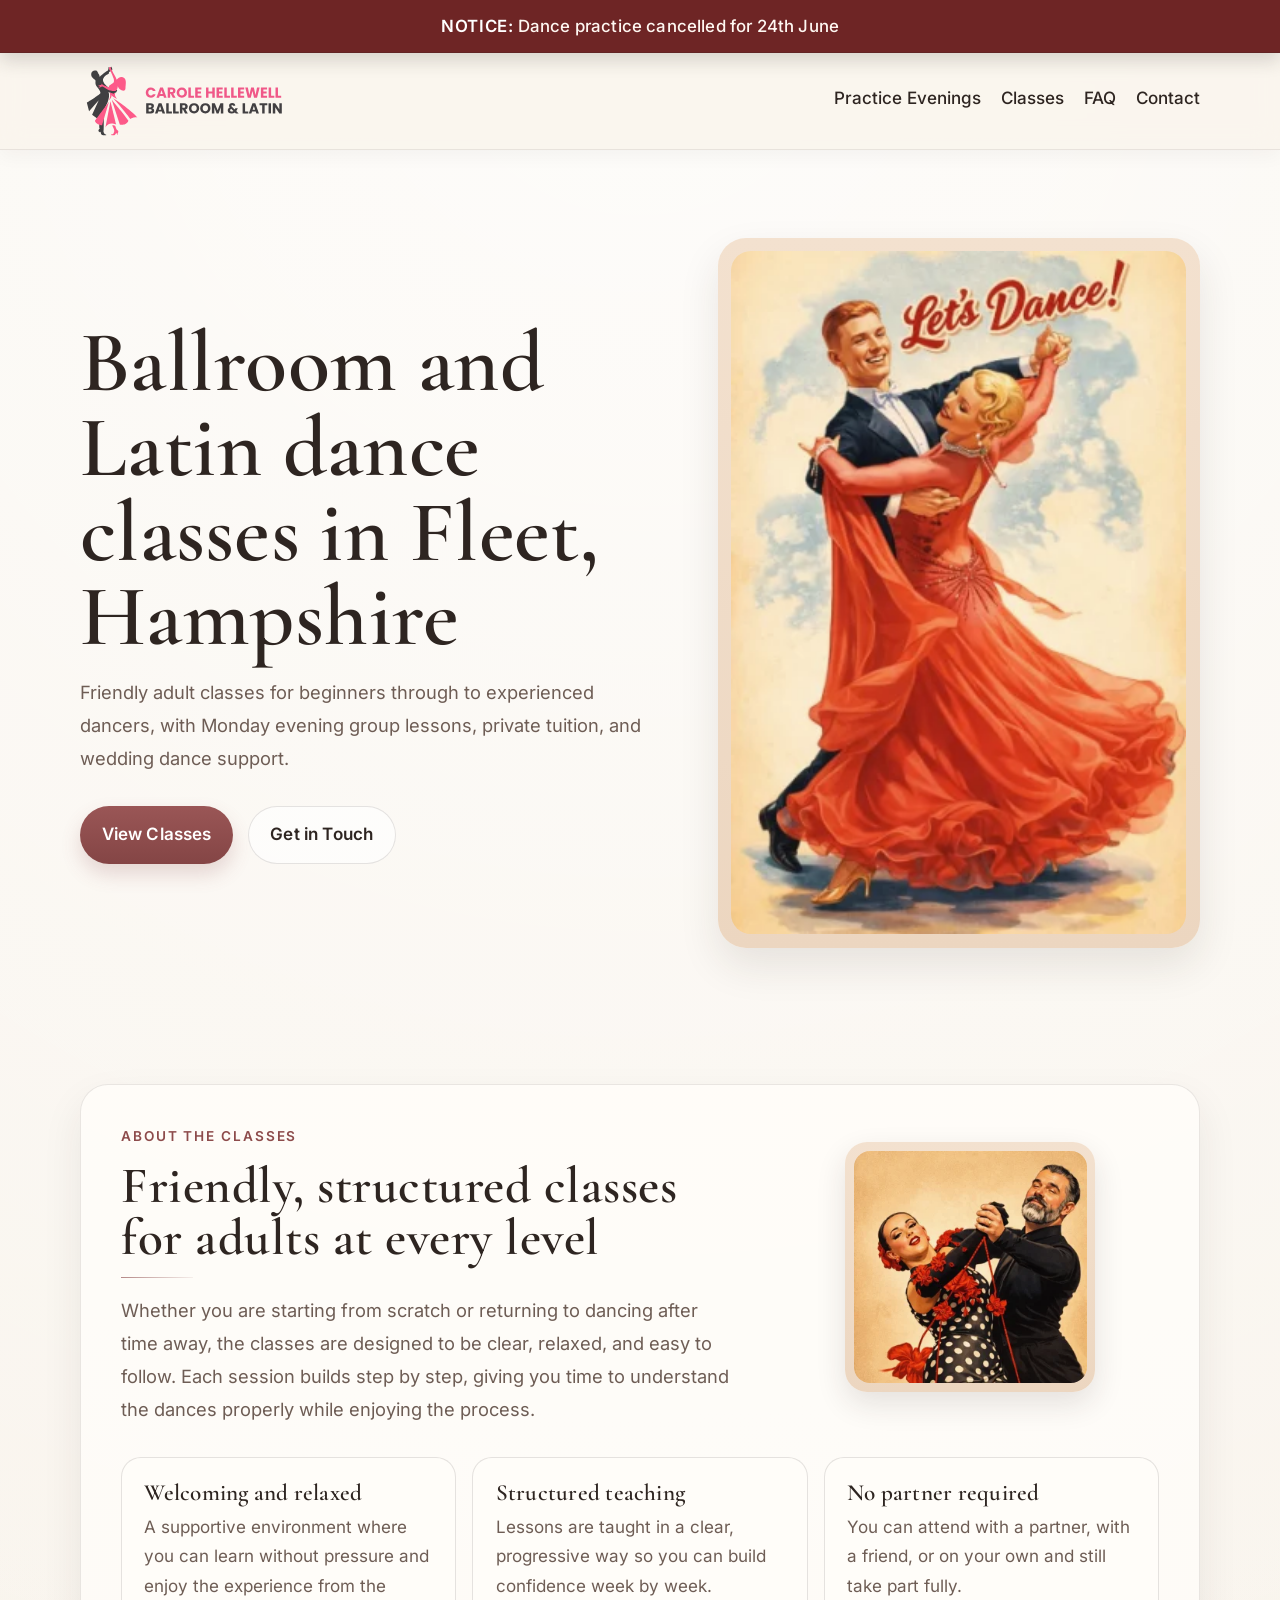
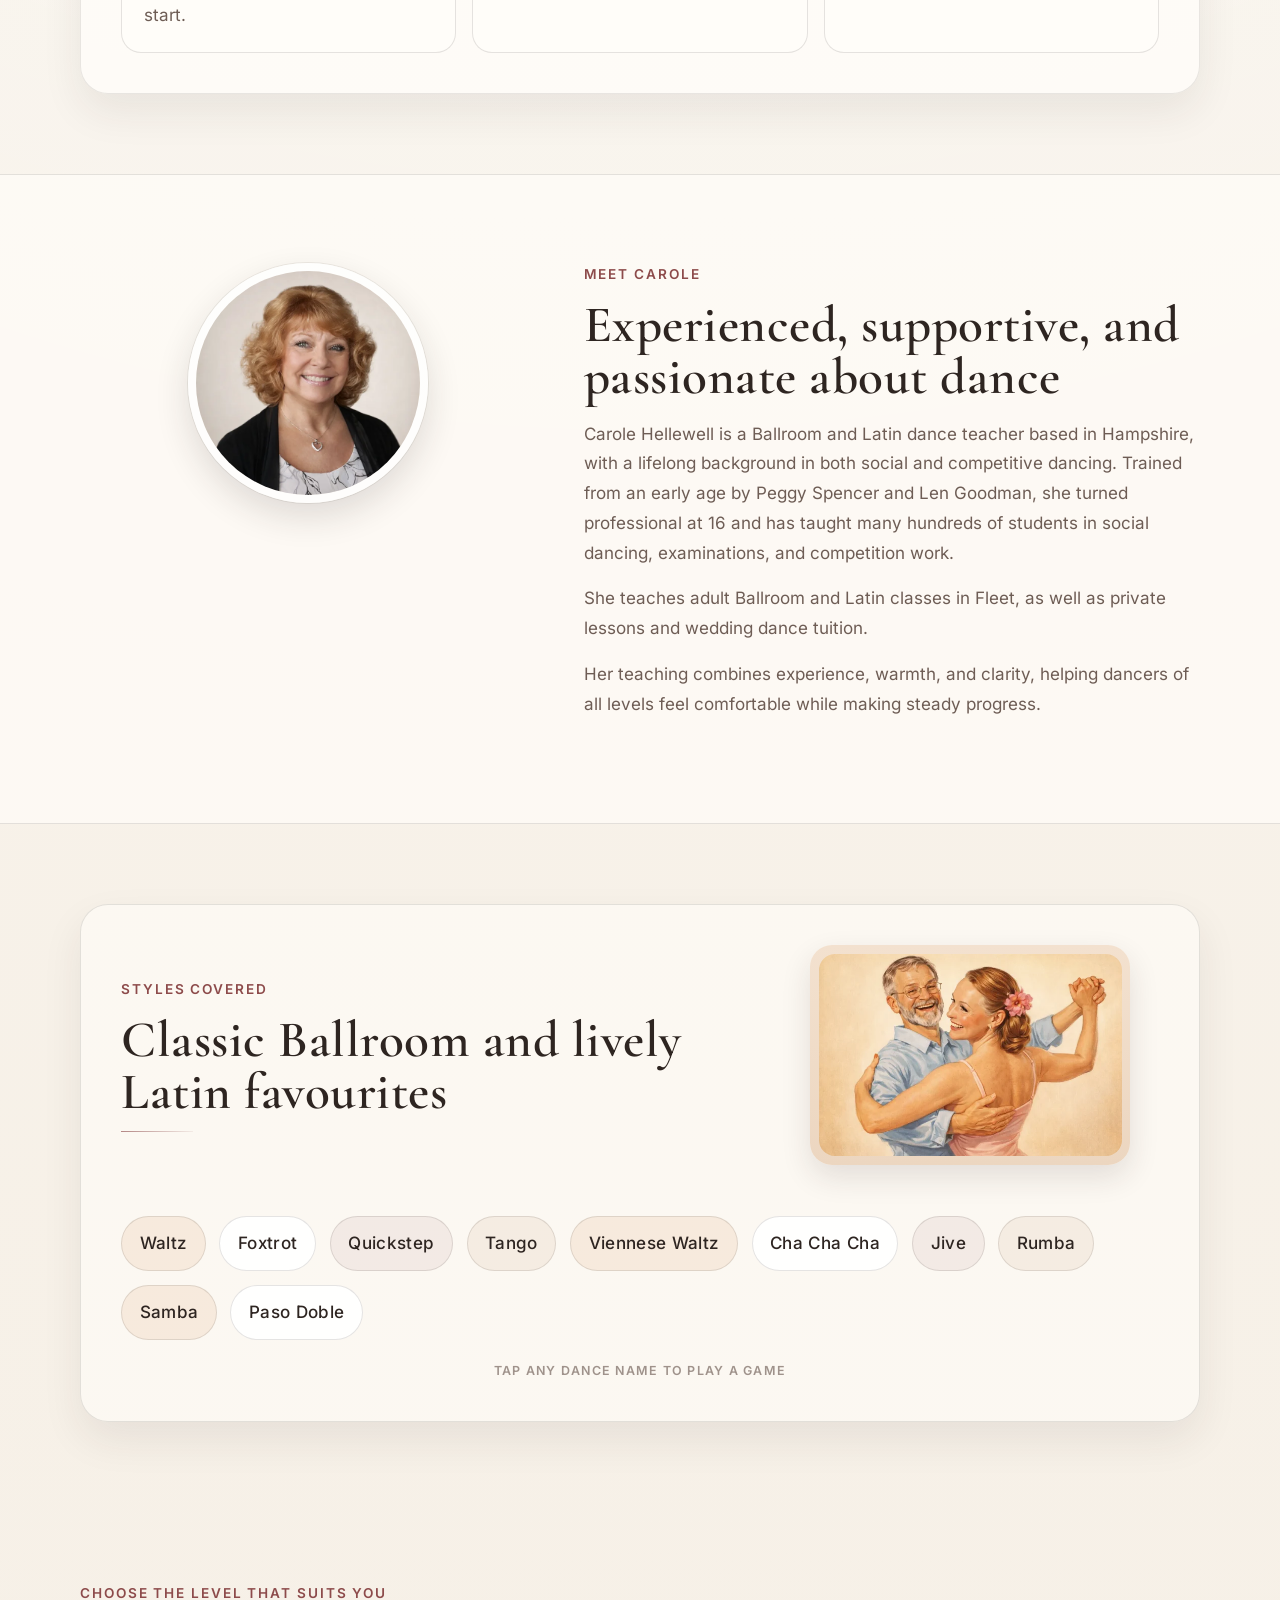
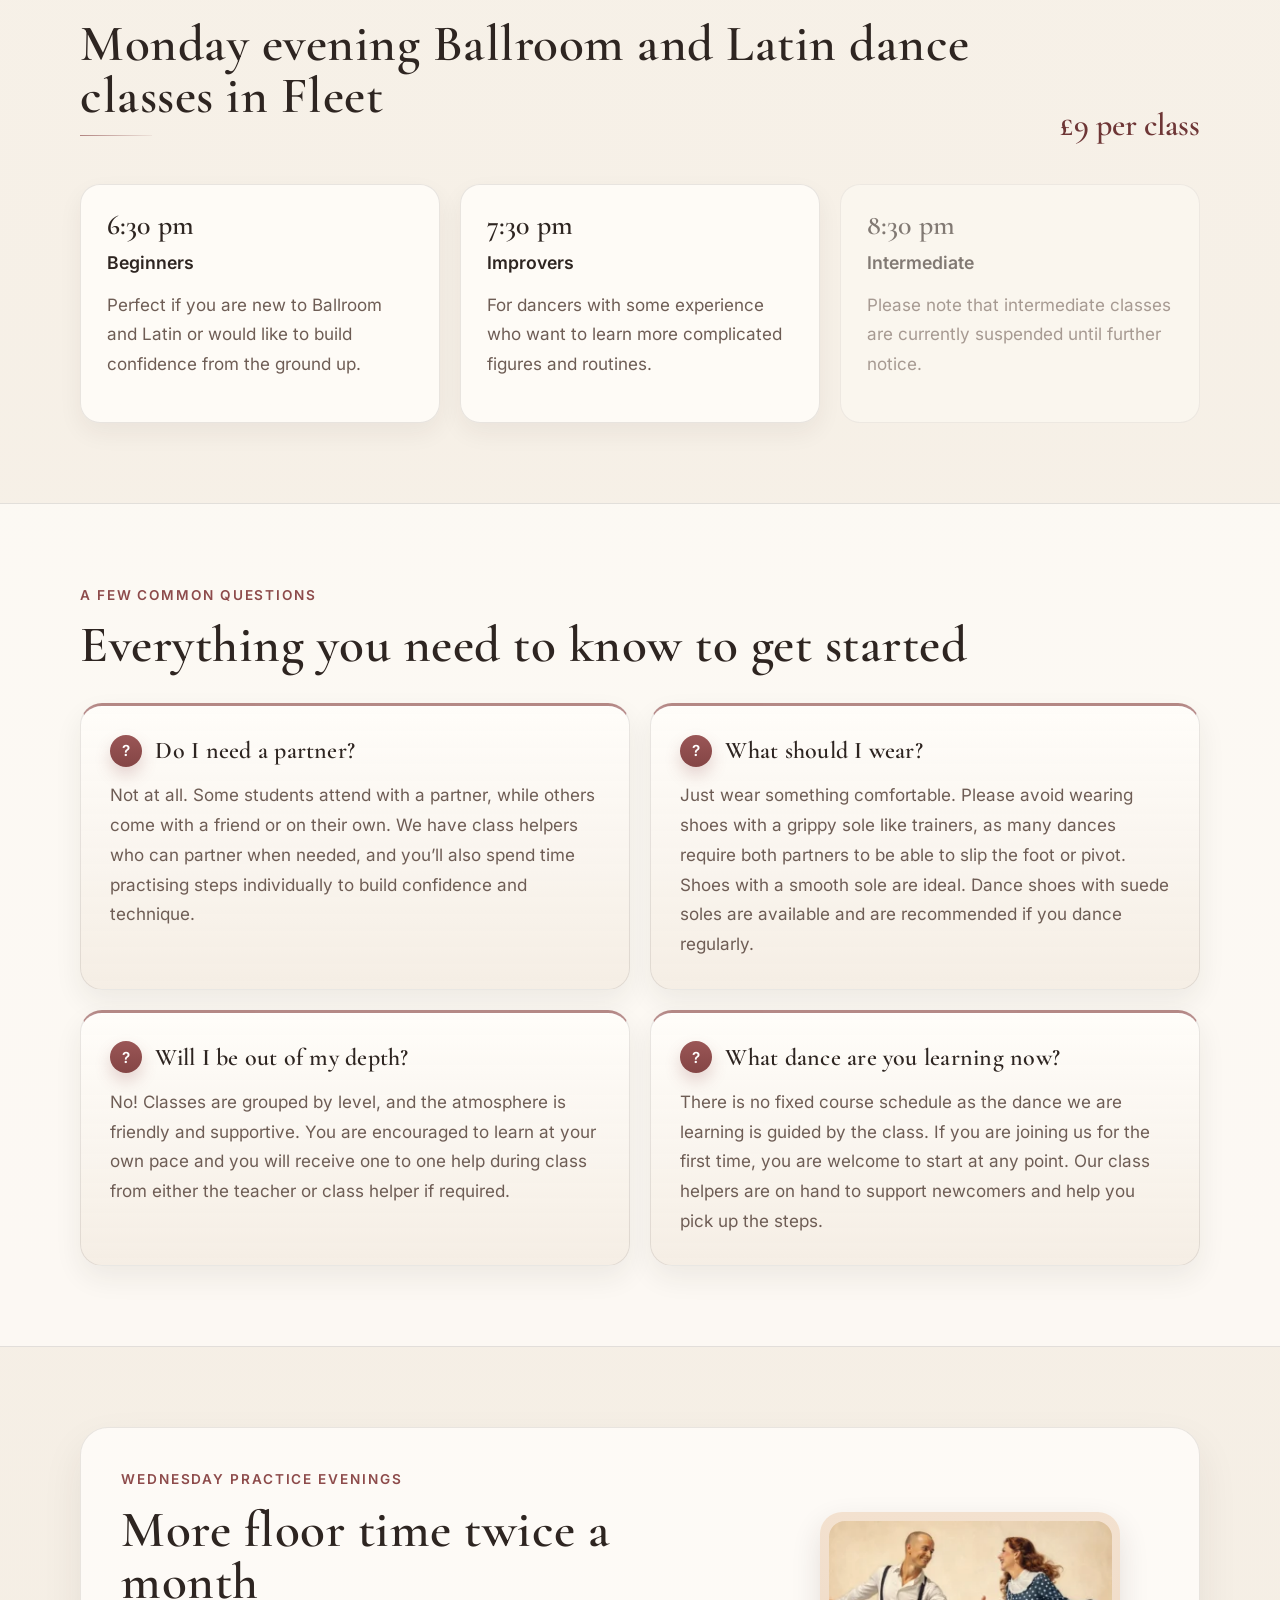
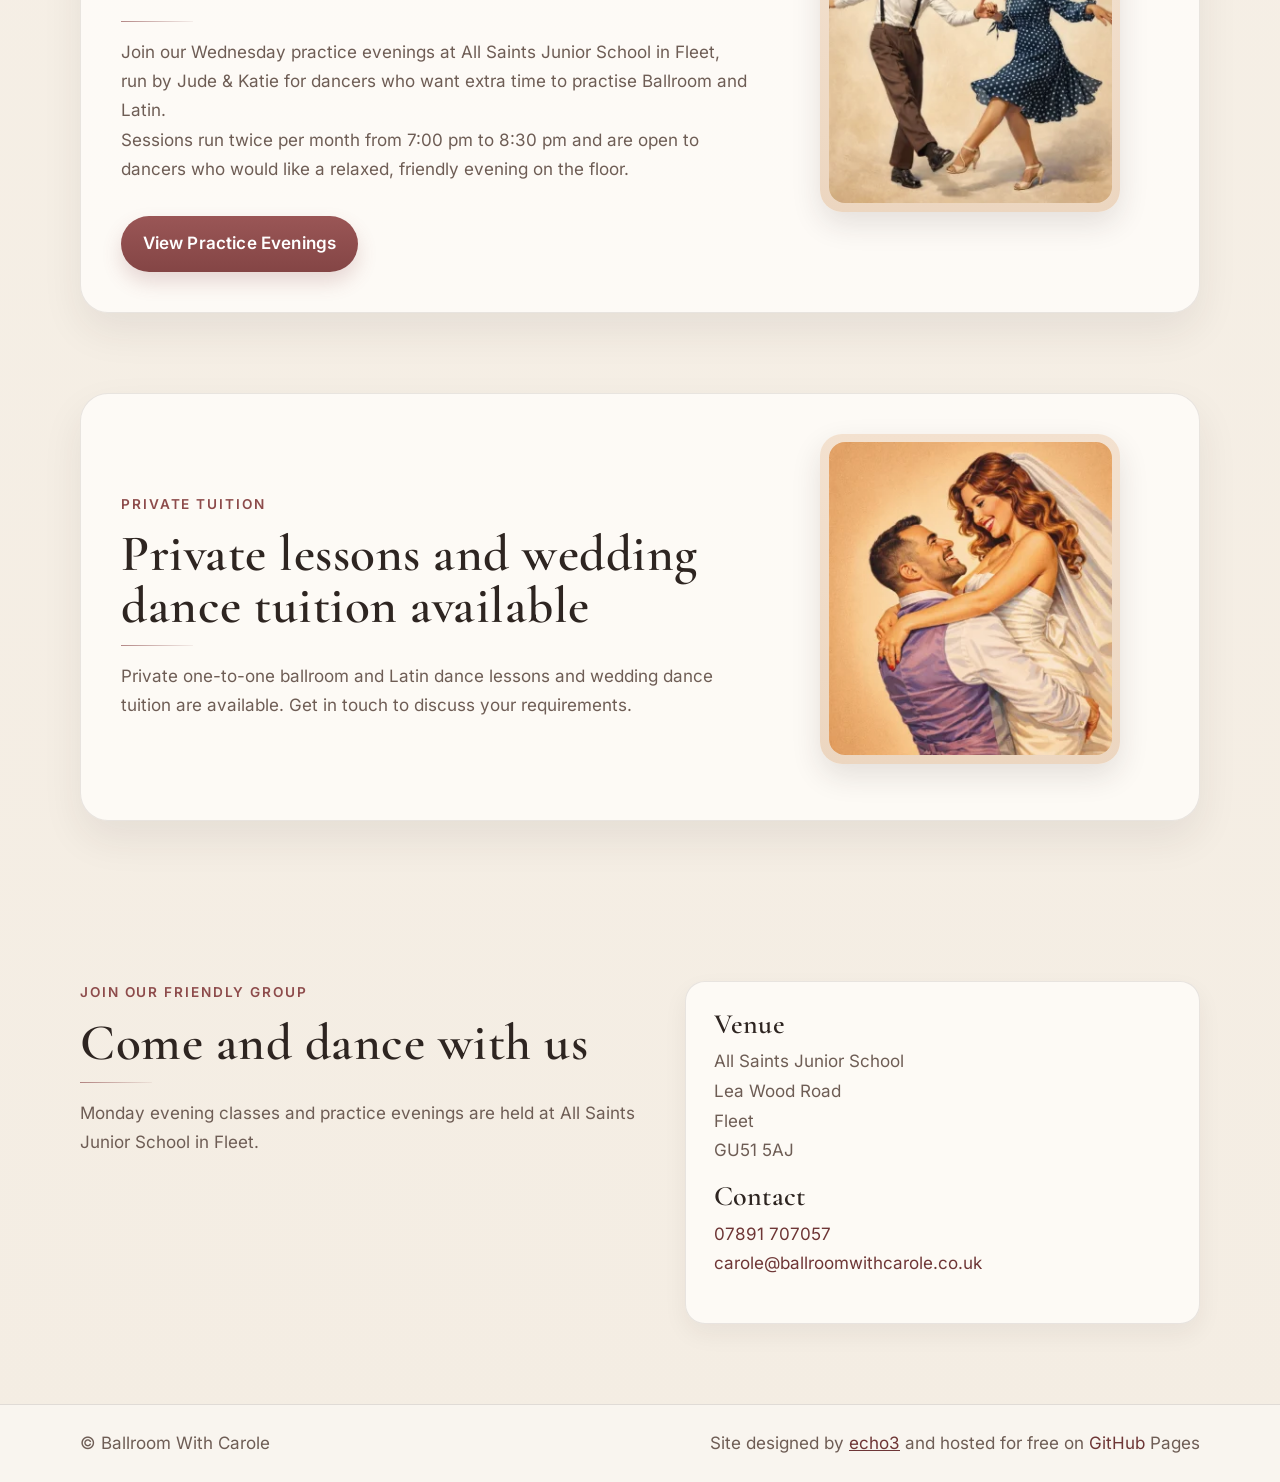
<file: index.html>
<!DOCTYPE html>
<html lang="en">
<head>
  <meta charset="UTF-8" />
  <meta name="viewport" content="width=device-width, initial-scale=1.0" />
  <title>Ballroom With Carole | Ballroom & Latin Dance Classes in Fleet</title>
  <meta
    name="description"
    content="Friendly adult Ballroom and Latin dance classes in Fleet, Hampshire, with beginner, improver and intermediate classes, plus private lessons and wedding dance tuition."
  />
  <link rel="canonical" href="https://ballroomwithcarole.co.uk/" />
  <meta name="robots" content="index,follow" />
  <meta property="og:locale" content="en_GB" />
  <meta property="og:type" content="website" />
  <meta property="og:site_name" content="Ballroom With Carole" />
  <meta property="og:title" content="Ballroom With Carole | Ballroom & Latin Dance Classes in Fleet" />
  <meta
    property="og:description"
    content="Friendly adult Ballroom and Latin dance classes in Fleet, Hampshire, with beginner, improver and intermediate classes, plus private lessons and wedding dance tuition."
  />
  <meta property="og:url" content="https://ballroomwithcarole.co.uk/" />
  <meta property="og:image" content="https://ballroomwithcarole.co.uk/images/hero.webp" />
  <meta property="og:image:alt" content="Vintage-style illustration of a ballroom dancing couple" />
  <meta name="twitter:card" content="summary_large_image" />
  <meta name="twitter:title" content="Ballroom With Carole | Ballroom & Latin Dance Classes in Fleet" />
  <meta
    name="twitter:description"
    content="Friendly adult Ballroom and Latin dance classes in Fleet, Hampshire, with beginner, improver and intermediate classes, plus private lessons and wedding dance tuition."
  />
  <meta name="twitter:image" content="https://ballroomwithcarole.co.uk/images/hero.webp" />
  <meta name="twitter:image:alt" content="Vintage-style illustration of a ballroom dancing couple" />
  <link rel="preload" href="fonts/cormorant-garamond-latin.woff2" as="font" type="font/woff2" crossorigin />
  <link rel="preload" href="fonts/inter-latin.woff2" as="font" type="font/woff2" crossorigin />
  <link rel="stylesheet" href="style.css" />
  <script type="application/ld+json">
    {
      "@context": "https://schema.org",
      "@graph": [
        {
          "@type": "WebSite",
          "@id": "https://ballroomwithcarole.co.uk/#website",
          "url": "https://ballroomwithcarole.co.uk/",
          "name": "Ballroom With Carole",
          "inLanguage": "en-GB"
        },
        {
          "@type": "LocalBusiness",
          "@id": "https://ballroomwithcarole.co.uk/#business",
          "name": "Ballroom With Carole",
          "url": "https://ballroomwithcarole.co.uk/",
          "image": "https://ballroomwithcarole.co.uk/images/hero.webp",
          "email": "carole@ballroomwithcarole.co.uk",
          "telephone": "+447891707057",
          "founder": {
            "@type": "Person",
            "name": "Carole Hellewell"
          },
          "areaServed": "Fleet, Hampshire",
          "address": {
            "@type": "PostalAddress",
            "streetAddress": "All Saints Junior School, Lea Wood Road",
            "addressLocality": "Fleet",
            "postalCode": "GU51 5AJ",
            "addressCountry": "GB"
          }
        },
        {
          "@type": "WebPage",
          "@id": "https://ballroomwithcarole.co.uk/#webpage",
          "url": "https://ballroomwithcarole.co.uk/",
          "name": "Ballroom With Carole | Ballroom & Latin Dance Classes in Fleet",
          "description": "Friendly adult Ballroom and Latin dance classes in Fleet, Hampshire, with beginner, improver and intermediate classes, plus private lessons and wedding dance tuition.",
          "inLanguage": "en-GB",
          "isPartOf": {
            "@id": "https://ballroomwithcarole.co.uk/#website"
          },
          "about": {
            "@id": "https://ballroomwithcarole.co.uk/#business"
          }
        }
      ]
    }
  </script>
</head>
<body>
  <div id="notice-banner-root"></div>

  <header class="site-header">
    <div class="container header-inner">
      <a class="brand" href="#top">
        <img src="images/logo.svg" alt="Ballroom With Carole logo" />
      </a>
      <nav class="site-nav" aria-label="Primary navigation">
        <a href="practice-evenings.html">Practice Evenings</a>
        <a href="#classes">Classes</a>
        <a href="#faq">FAQ</a>
        <a href="#contact">Contact</a>
      </nav>
    </div>
  </header>

  <main id="top">
    <section class="hero">
      <div class="container hero-grid">
        <div class="hero-copy">
          <h1>Ballroom and Latin dance classes in Fleet, Hampshire</h1>
          <p class="lead">
            Friendly adult classes for beginners through to experienced dancers, with Monday evening group lessons, private tuition,
            and wedding dance support.
          </p>

          <div class="hero-actions">
            <a class="button button-primary" href="#classes">View Classes</a>
            <a class="button button-secondary" href="#contact">Get in Touch</a>
          </div>
        </div>

        <div class="hero-art" aria-hidden="true">
          <div class="hero-art-frame">
            <img
              src="images/hero.webp"
              srcset="images/hero-300.webp 300w, images/hero-600.webp 600w, images/hero.webp 900w"
              sizes="(max-width: 920px) calc(100vw - 2rem), 40vw"
              alt="Vintage-style illustration of a ballroom dancing couple"
              fetchpriority="high"
            />
          </div>
        </div>
      </div>
    </section>

<section class="intro section">
  <div class="container">
    <div class="intro-shell">
      <div class="intro-top">
        <div class="intro-copy">
          <p class="eyebrow">About the classes</p>
          <h2>Friendly, structured classes for adults at every level</h2>
          <p class="intro-lead">
            Whether you are starting from scratch or returning to dancing after time away, the classes are designed to be clear,
            relaxed, and easy to follow. Each session builds step by step, giving you time to understand the dances properly while
            enjoying the process.
          </p>
        </div>

        <div class="intro-image">
          <div class="intro-image-frame">
            <img
              class="intro-image-art"
              src="images/tango.webp"
              srcset="images/tango-300.webp 300w, images/tango-600.webp 600w, images/tango.webp 900w"
              sizes="(max-width: 700px) calc(100vw - 4rem), 250px"
              alt="Vintage-style tango dancers illustration"
              loading="lazy"
              decoding="async"
            />
          </div>
        </div>
      </div>

      <div class="intro-points">
        <article class="intro-point">
          <h3>Welcoming and relaxed</h3>
          <p>A supportive environment where you can learn without pressure and enjoy the experience from the start.</p>
        </article>

        <article class="intro-point">
          <h3>Structured teaching</h3>
          <p>Lessons are taught in a clear, progressive way so you can build confidence week by week.</p>
        </article>

        <article class="intro-point">
          <h3>No partner required</h3>
          <p>You can attend with a partner, with a friend, or on your own and still take part fully.</p>
        </article>
      </div>
    </div>
  </div>
</section>

    <section id="about" class="about section section-tint">
<div class="container two-column about-grid">
  <div class="about-image">
    <img
      src="images/carole_hellewell.webp"
      srcset="images/carole_hellewell-300.webp 300w, images/carole_hellewell-600.webp 600w, images/carole_hellewell.webp 900w"
      sizes="(max-width: 920px) calc(100vw - 2rem), 36vw"
      alt="Carole Hellewell"
      loading="lazy"
      decoding="async"
    />
  </div>

  <div class="about-text">
    <p class="eyebrow">Meet Carole</p>
    <h2>Experienced, supportive, and passionate about dance</h2>

    <p>
      Carole Hellewell is a Ballroom and Latin dance teacher based in Hampshire, with a lifelong background in both social and
      competitive dancing. Trained from an early age by Peggy Spencer and
      Len Goodman, she turned professional at 16 and has taught many hundreds of
      students in social dancing, examinations, and competition work.
    </p>

    <p>She teaches adult Ballroom and Latin classes in Fleet, as well as private lessons and wedding dance tuition.

    </p>

    <p>
      Her teaching combines experience, warmth, and clarity, helping dancers of
      all levels feel comfortable while making steady progress.
    </p>
  </div>
</div>
    </section>

    <section class="styles section">
      <div class="container">
        <div class="styles-top">
          <div class="styles-copy">
            <p class="eyebrow">Styles covered</p>
            <h2>Classic Ballroom and lively Latin favourites</h2>
          </div>

          <div class="classes-image">
            <div class="classes-image-frame">
              <img
                class="classes-image-art"
                src="images/dancing-couple.webp"
                srcset="images/dancing-couple-300.webp 300w, images/dancing-couple-600.webp 600w, images/dancing-couple.webp 900w"
                sizes="(max-width: 700px) calc(100vw - 4rem), 320px"
                alt="Vintage-style dancing couple illustration"
                loading="lazy"
                decoding="async"
              />
            </div>
          </div>
        </div>

        <div class="pill-grid">
          <span class="pill">Waltz</span>
          <span class="pill">Foxtrot</span>
          <span class="pill">Quickstep</span>
          <span class="pill">Tango</span>
          <span class="pill">Viennese Waltz</span>
          <span class="pill">Cha Cha Cha</span>
          <span class="pill">Jive</span>
          <span class="pill">Rumba</span>
          <span class="pill">Samba</span>
          <span class="pill">Paso Doble</span>
        </div>
        <p class="game-hint">Tap any dance name to play a game</p>
      </div>
    </section>

    <section id="classes" class="classes section">
      <div class="container">
        <div class="section-heading">
          <div>
            <p class="eyebrow">Choose the level that suits you</p>
            <h2>Monday evening Ballroom and Latin dance classes in Fleet</h2>
          </div>
          <p class="price-tag">£9 per class</p>
        </div>

        <div class="card-grid">
          <article class="card">
            <h3>6:30 pm</h3>
            <p class="card-title">Beginners</p>
            <p>Perfect if you are new to Ballroom and Latin or would like to build confidence from the ground up.</p>
          </article>

          <article class="card">
            <h3>7:30 pm</h3>
            <p class="card-title">Improvers</p>
            <p>For dancers with some experience who want to learn more complicated figures and routines.</p>
          </article>

          <article class="card card-suspended">
            <h3>8:30 pm</h3>
            <p class="card-title">Intermediate</p>
            <p>Please note that intermediate classes are currently suspended until further notice.</p>
          </article>
        </div>
      </div>
    </section>

    <section id="faq" class="faq section section-tint">
      <div class="container">
        <p class="eyebrow">A few common questions</p>
        <h2>Everything you need to know to get started</h2>

        <div class="faq-grid">
          <article class="faq-item">
            <h3>Do I need a partner?</h3>
            <p>
              Not at all. Some students attend with a partner, while others come with a friend or on their own. We have class helpers
              who can partner when needed, and you’ll also spend time practising steps individually to build confidence and technique.
            </p>
          </article>

          <article class="faq-item">
            <h3>What should I wear?</h3>
            <p>
              Just wear something comfortable. Please avoid wearing shoes with a grippy sole like trainers, as many dances require both partners to be able to slip the foot or pivot.
              Shoes with a smooth sole are ideal. Dance shoes with suede soles are available and are recommended if you dance regularly. 
            </p>
          </article>

          <article class="faq-item">
            <h3>Will I be out of my depth?</h3>
            <p>
              No! Classes are grouped by level, and the atmosphere is friendly and supportive. You are encouraged to learn at your own
              pace and you will receive one to one help during class from either the teacher or class helper if required.
            </p>
          </article>

          <article class="faq-item">
            <h3>What dance are you learning now?</h3>
            <p>
              There is no fixed course schedule as the dance we are learning is guided by the class.
              If you are joining us for the first time, you are welcome to start at any point.
              Our class helpers are on hand to support newcomers and help you pick up the steps.
            </p>
          </article>
        </div>
      </div>
    </section>

    <section class="section panel-section">
      <div class="container">
        <div class="private-shell">
          <div class="private-top">
            <div class="private-copy">
              <p class="eyebrow">Wednesday practice evenings</p>
              <h2>More floor time twice a month</h2>
              <p class="private-lead">
                Join our Wednesday practice evenings at All Saints Junior School in Fleet,
                run by Jude & Katie for dancers who want extra time to practise Ballroom and Latin.
              </p>
              <p>
                Sessions run twice per month from 7:00 pm to 8:30 pm and are open to dancers
                who would like a relaxed, friendly evening on the floor.
              </p>
              <div class="hero-actions">
                <a class="button button-primary" href="practice-evenings.html">View Practice Evenings</a>
              </div>
            </div>

            <div class="private-image">
              <div class="private-image-frame">
                <img
                  class="private-image-art"
                  src="images/jive.webp"
                  srcset="images/jive-300.webp 300w, images/jive-600.webp 600w, images/jive.webp 900w"
                  sizes="(max-width: 700px) calc(100vw - 4rem), 300px"
                  alt="Vintage-style jive dancers illustration"
                  loading="lazy"
                  decoding="async"
                />
              </div>
            </div>
          </div>
        </div>
      </div>
    </section>

    <section class="private section panel-section">
      <div class="container">
        <div class="private-shell">
          <div class="private-top">
            <div class="private-copy">
              <p class="eyebrow">Private tuition</p>
              <h2>Private lessons and wedding dance tuition available</h2>
              <p class="private-lead">
                Private one-to-one ballroom and Latin dance lessons and wedding dance tuition are available.
                Get in touch to discuss your requirements.
              </p>
            </div>

            <div class="private-image">
              <div class="private-image-frame">
                <img
                  class="private-image-art"
                  src="images/wedding.webp"
                  srcset="images/wedding-300.webp 300w, images/wedding-600.webp 600w, images/wedding.webp 900w"
                  sizes="(max-width: 700px) calc(100vw - 4rem), 300px"
                  alt="Vintage-style wedding couple dancing illustration"
                  loading="lazy"
                  decoding="async"
                />
              </div>
            </div>
          </div>
        </div>
      </div>
    </section>

    <section id="contact" class="contact section">
      <div class="container contact-grid">
        <div>
          <p class="eyebrow">Join our friendly group</p>
          <h2>Come and dance with us</h2>
          <p>
            Monday evening classes and practice evenings are held at All Saints Junior School in Fleet.
          </p>
        </div>

        <div class="contact-card">
          <h3>Venue</h3>
          <p>
            All Saints Junior School<br />
            Lea Wood Road<br />
            Fleet<br />
            GU51 5AJ
          </p>

          <h3>Contact</h3>
          <p>
            <a href="tel:07891707057">07891 707057</a><br />
            <a href="mailto:carole@ballroomwithcarole.co.uk">carole@ballroomwithcarole.co.uk</a>
          </p>
        </div>
      </div>
    </section>
  </main>

  <script src="notice.js"></script>

  <div id="dance-game-modal" class="game-modal-backdrop game-hidden" role="dialog" aria-modal="true" aria-labelledby="game-style-prompt">
    <div class="game-modal">
      <div class="game-header">
        <div class="game-streak-wrap">
          <span class="game-streak-label">Streak</span>
          <span id="game-streak-count" class="game-streak-count">0</span>
        </div>
        <button type="button" id="game-close-btn" class="game-close-btn" aria-label="Close game">&#x2715;</button>
      </div>

      <div id="game-play-area">
        <div class="game-prompt-wrap">
          <p class="game-instruction">Find all the</p>
          <p id="game-style-prompt" class="game-style-prompt style-ballroom">BALLROOM</p>
          <p class="game-instruction">dances</p>
        </div>

        <div class="game-timer">
          <div class="game-timer-track">
            <div id="game-timer-fill" class="game-timer-fill"></div>
          </div>
          <span id="game-timer-text" class="game-timer-text">10s</span>
        </div>

        <div id="game-dance-grid" class="game-dance-grid"></div>
      </div>

      <div id="game-result" class="game-result game-hidden">
        <p id="game-result-title" class="game-result-title"></p>
        <p id="game-result-msg" class="game-result-msg"></p>
        <p id="game-result-streak" class="game-result-streak game-hidden"></p>
        <button type="button" id="game-next-btn" class="game-next-btn">Play again</button>
      </div>
    </div>
  </div>

  <script src="game.js"></script>

  <footer class="site-footer">
    <div class="container footer-inner">
      <p>© Ballroom With Carole</p>
      <p>Site designed by <a class="footer-credit-link" href="https://echo3.co">echo3</a> and hosted for free on <a href="https://github.com">GitHub</a> Pages</p>
    </div>
  </footer>
</body>
</html>
</file>
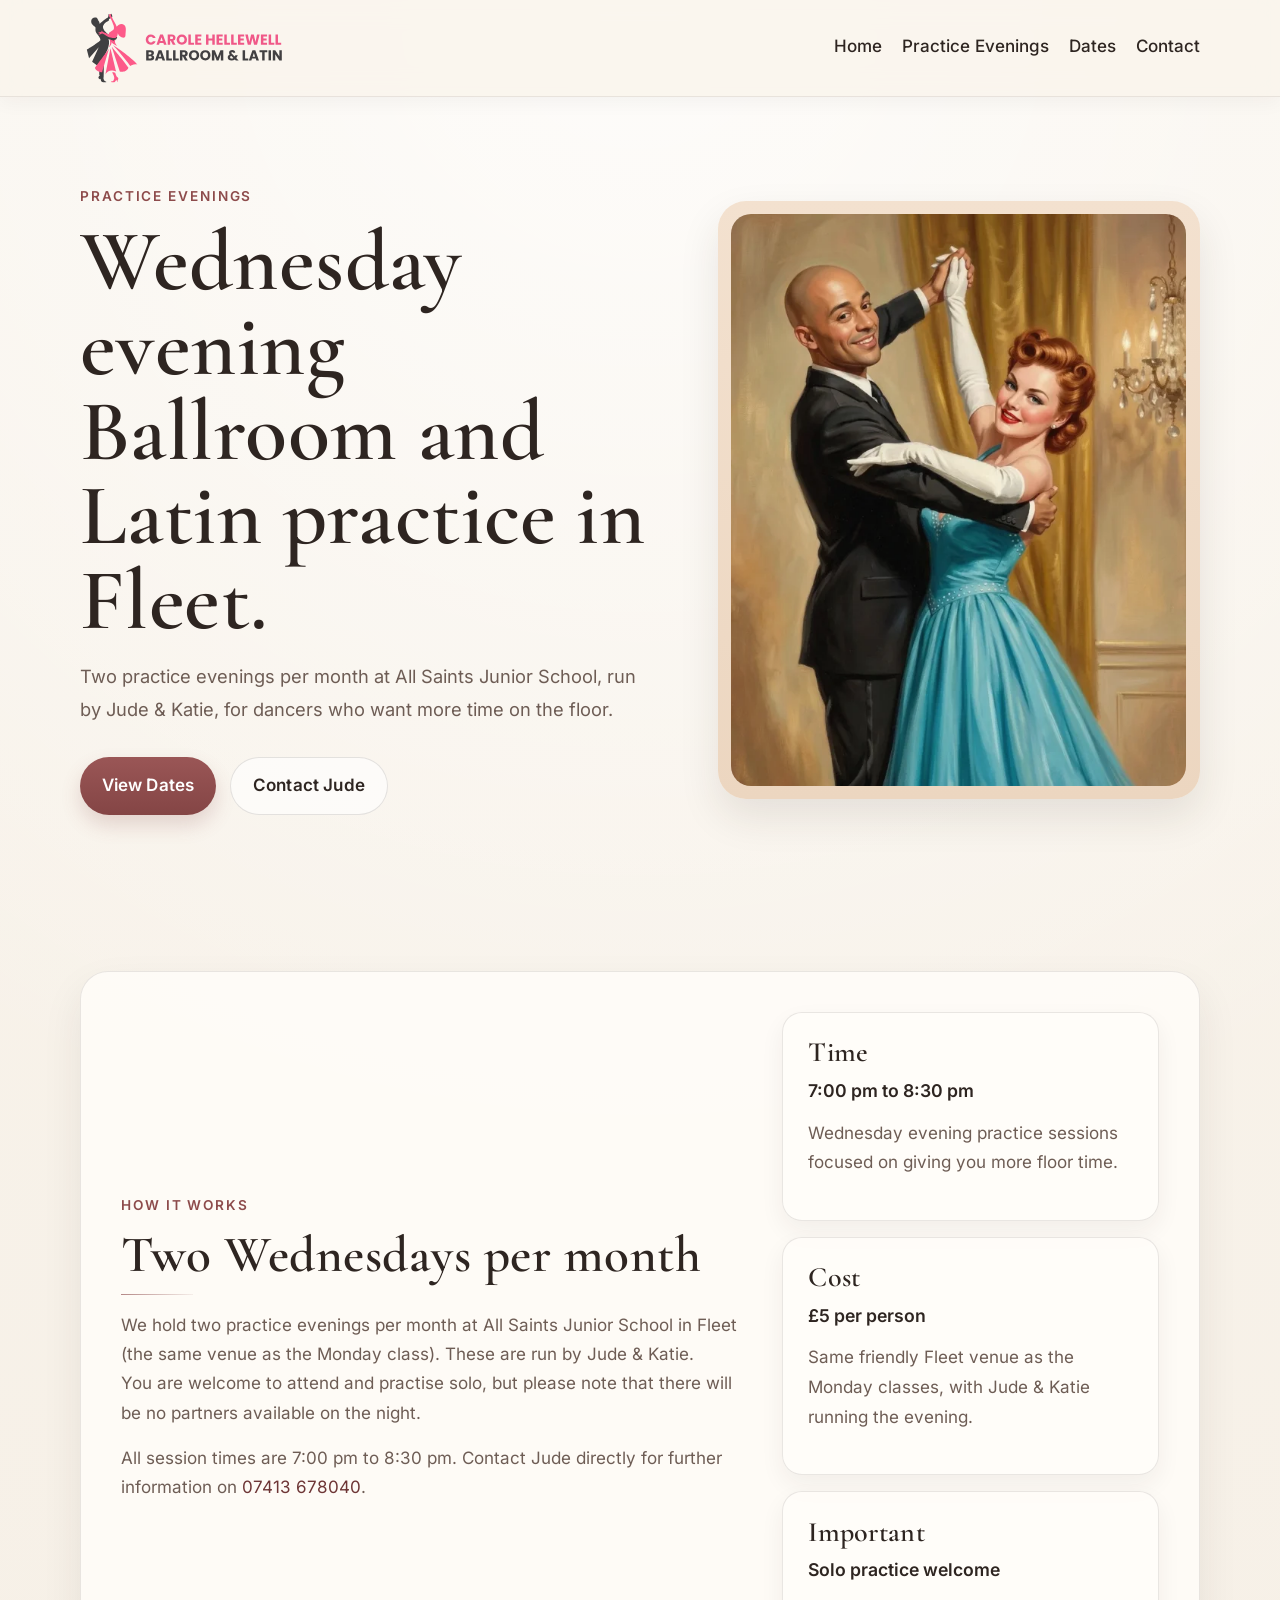
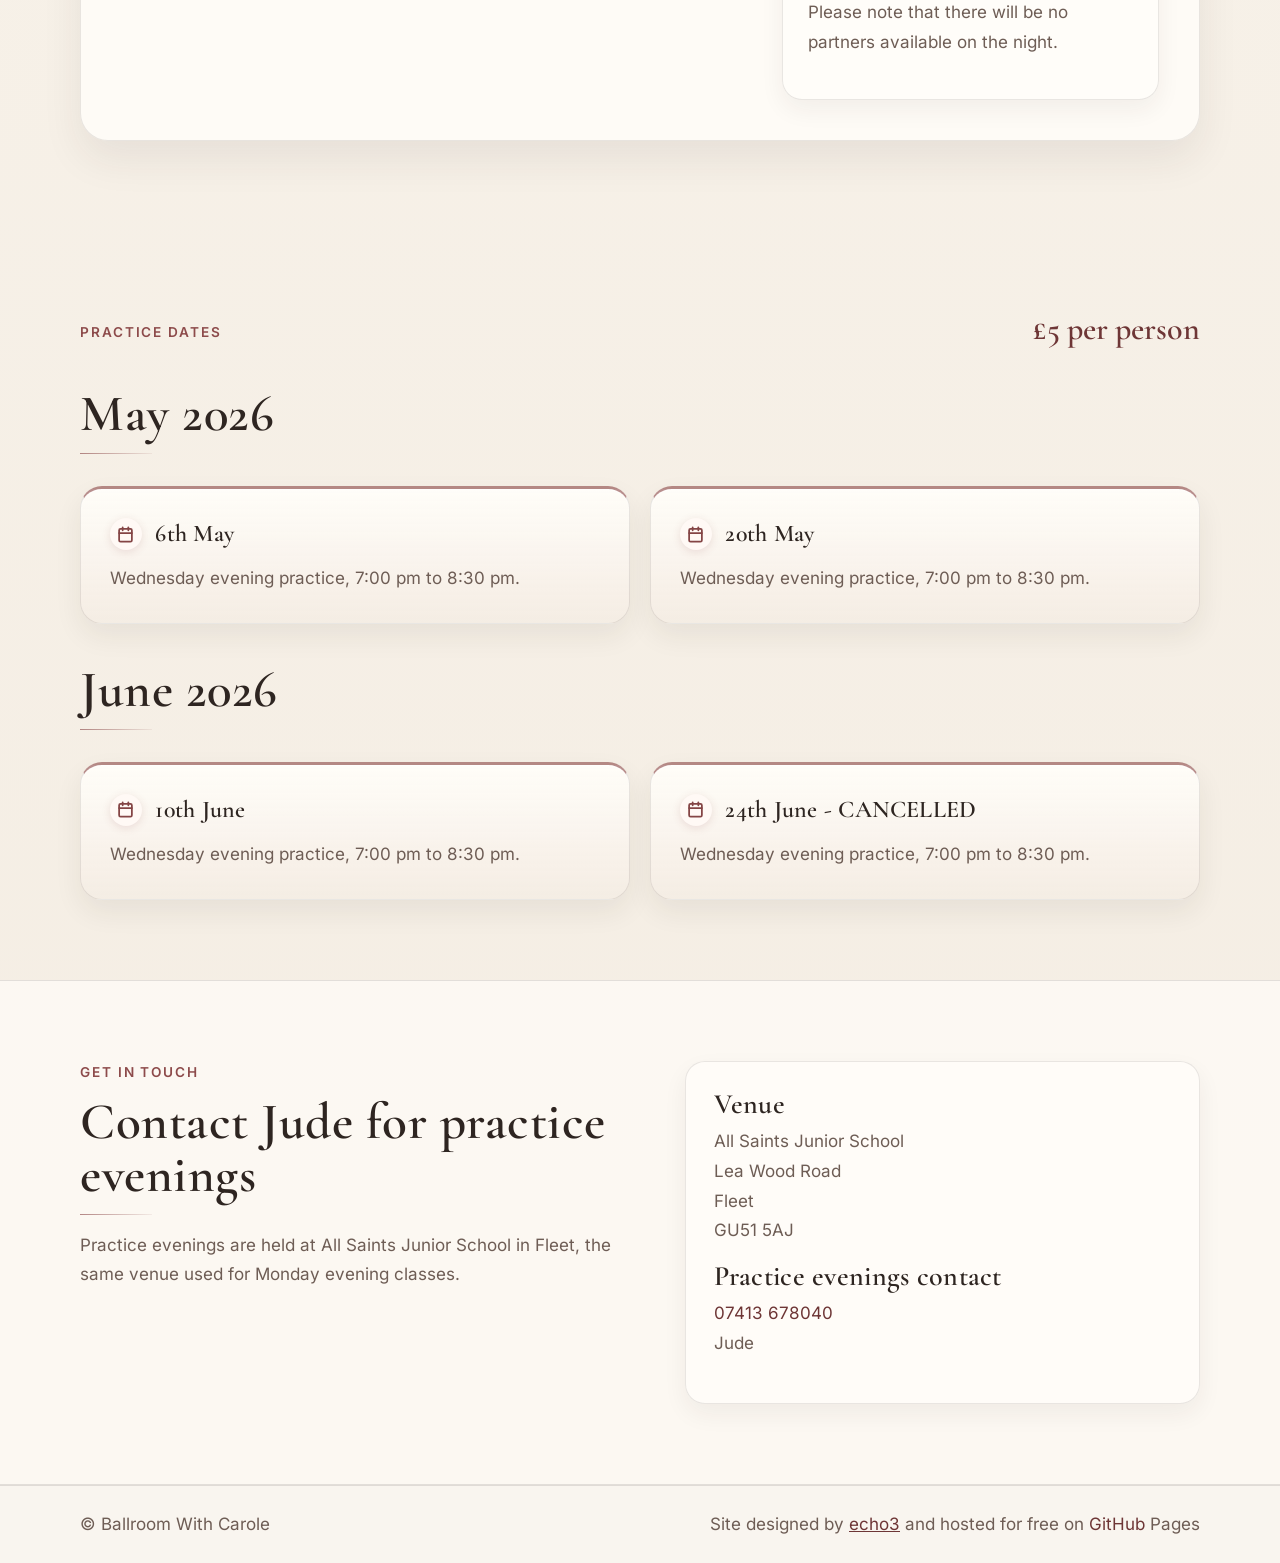
<file: practice-evenings.html>
<!DOCTYPE html>
<html lang="en">
<head>
  <meta charset="UTF-8" />
  <meta name="viewport" content="width=device-width, initial-scale=1.0" />
  <title>Practice Evenings in Fleet | Ballroom With Carole</title>
  <meta
    name="description"
    content="Practice evenings in Fleet, Hampshire, with two Wednesday sessions per month at All Saints Junior School. Run by Jude & Katie."
  />
  <link rel="canonical" href="https://ballroomwithcarole.co.uk/practice-evenings.html" />
  <meta name="robots" content="index,follow" />
  <meta property="og:locale" content="en_GB" />
  <meta property="og:type" content="website" />
  <meta property="og:site_name" content="Ballroom With Carole" />
  <meta property="og:title" content="Practice Evenings in Fleet | Ballroom With Carole" />
  <meta
    property="og:description"
    content="Practice evenings in Fleet, Hampshire, with two Wednesday sessions per month at All Saints Junior School. Run by Jude & Katie."
  />
  <meta property="og:url" content="https://ballroomwithcarole.co.uk/practice-evenings.html" />
  <meta property="og:image" content="https://ballroomwithcarole.co.uk/images/latin.webp" />
  <meta property="og:image:alt" content="Vintage-style Latin dance illustration" />
  <meta name="twitter:card" content="summary_large_image" />
  <meta name="twitter:title" content="Practice Evenings in Fleet | Ballroom With Carole" />
  <meta
    name="twitter:description"
    content="Practice evenings in Fleet, Hampshire, with two Wednesday sessions per month at All Saints Junior School. Run by Jude & Katie."
  />
  <meta name="twitter:image" content="https://ballroomwithcarole.co.uk/images/latin.webp" />
  <meta name="twitter:image:alt" content="Vintage-style Latin dance illustration" />
  <link rel="preload" href="fonts/cormorant-garamond-latin.woff2" as="font" type="font/woff2" crossorigin />
  <link rel="preload" href="fonts/inter-latin.woff2" as="font" type="font/woff2" crossorigin />
  <link rel="stylesheet" href="style.css" />
  <script type="application/ld+json">
    {
      "@context": "https://schema.org",
      "@graph": [
        {
          "@type": "WebPage",
          "@id": "https://ballroomwithcarole.co.uk/practice-evenings.html#webpage",
          "url": "https://ballroomwithcarole.co.uk/practice-evenings.html",
          "name": "Practice Evenings in Fleet | Ballroom With Carole",
          "description": "Practice evenings in Fleet, Hampshire, with two Wednesday sessions per month at All Saints Junior School. Run by Jude & Katie.",
          "inLanguage": "en-GB"
        },
        {
          "@type": "Organization",
          "@id": "https://ballroomwithcarole.co.uk/#organization",
          "name": "Ballroom With Carole",
          "url": "https://ballroomwithcarole.co.uk/",
          "logo": "https://ballroomwithcarole.co.uk/images/logo.svg"
        },
        {
          "@type": "Event",
          "@id": "https://ballroomwithcarole.co.uk/practice-evenings.html#date-2026-04-08",
          "name": "Ballroom and Latin Practice Evening",
          "description": "Wednesday evening Ballroom and Latin practice session in Fleet.",
          "startDate": "2026-04-08T19:00:00+01:00",
          "endDate": "2026-04-08T20:30:00+01:00",
          "eventAttendanceMode": "https://schema.org/OfflineEventAttendanceMode",
          "eventStatus": "https://schema.org/EventScheduled",
          "url": "https://ballroomwithcarole.co.uk/practice-evenings.html#date-2026-04-08",
          "organizer": {
            "@id": "https://ballroomwithcarole.co.uk/#organization"
          },
          "location": {
            "@type": "Place",
            "name": "All Saints Junior School",
            "address": {
              "@type": "PostalAddress",
              "streetAddress": "Lea Wood Road",
              "addressLocality": "Fleet",
              "postalCode": "GU51 5AJ",
              "addressCountry": "GB"
            }
          },
          "offers": {
            "@type": "Offer",
            "price": "5",
            "priceCurrency": "GBP",
            "url": "https://ballroomwithcarole.co.uk/practice-evenings.html",
            "availability": "https://schema.org/InStock"
          }
        },
        {
          "@type": "Event",
          "@id": "https://ballroomwithcarole.co.uk/practice-evenings.html#date-2026-04-22",
          "name": "Ballroom and Latin Practice Evening",
          "description": "Wednesday evening Ballroom and Latin practice session in Fleet.",
          "startDate": "2026-04-22T19:00:00+01:00",
          "endDate": "2026-04-22T20:30:00+01:00",
          "eventAttendanceMode": "https://schema.org/OfflineEventAttendanceMode",
          "eventStatus": "https://schema.org/EventScheduled",
          "url": "https://ballroomwithcarole.co.uk/practice-evenings.html#date-2026-04-22",
          "organizer": {
            "@id": "https://ballroomwithcarole.co.uk/#organization"
          },
          "location": {
            "@type": "Place",
            "name": "All Saints Junior School",
            "address": {
              "@type": "PostalAddress",
              "streetAddress": "Lea Wood Road",
              "addressLocality": "Fleet",
              "postalCode": "GU51 5AJ",
              "addressCountry": "GB"
            }
          },
          "offers": {
            "@type": "Offer",
            "price": "5",
            "priceCurrency": "GBP",
            "url": "https://ballroomwithcarole.co.uk/practice-evenings.html",
            "availability": "https://schema.org/InStock"
          }
        }
      ]
    }
  </script>
</head>
<body>
  <header class="site-header">
    <div class="container header-inner">
      <a class="brand" href="index.html">
        <img src="images/logo.svg" alt="Ballroom With Carole logo" />
      </a>
      <nav class="site-nav" aria-label="Primary navigation">
        <a href="index.html">Home</a>
        <a href="practice-evenings.html">Practice Evenings</a>
        <a href="#dates">Dates</a>
        <a href="#contact">Contact</a>
      </nav>
    </div>
  </header>

  <main id="top">
    <section class="hero">
      <div class="container hero-grid">
        <div class="hero-copy">
          <p class="eyebrow">Practice evenings</p>
          <h1>Wednesday evening Ballroom and Latin practice in Fleet.</h1>
          <p class="lead">
            Two practice evenings per month at All Saints Junior School, run by Jude & Katie,
            for dancers who want more time on the floor.
          </p>

          <div class="hero-actions">
            <a class="button button-primary" href="#dates">View Dates</a>
            <a class="button button-secondary" href="#contact">Contact Jude</a>
          </div>
        </div>

        <div class="hero-art" aria-hidden="true">
          <div class="hero-art-frame">
            <img
              src="images/latin.webp"
              srcset="images/latin-300.webp 300w, images/latin-600.webp 600w, images/latin.webp 900w"
              sizes="(max-width: 920px) calc(100vw - 2rem), 40vw"
              alt="Vintage-style ballroom dance illustration"
              fetchpriority="high"
            />
          </div>
        </div>
      </div>
    </section>

    <section class="private section panel-section">
      <div class="container">
        <div class="private-shell">
          <div class="private-top">
            <div class="private-copy">
              <p class="eyebrow">How it works</p>
              <h2>Two Wednesdays per month</h2>
              <p class="private-lead">
                We hold two practice evenings per month at All Saints Junior School in Fleet
                (the same venue as the Monday class). These are run by Jude & Katie.
              </p>
              <p>
                You are welcome to attend and practise solo, but please note that there will
                be no partners available on the night.
              </p>
              <p>
                All session times are 7:00 pm to 8:30 pm. Contact Jude directly for further
                information on <a href="tel:07413678040">07413 678040</a>.
              </p>
            </div>

            <div class="practice-summary">
              <article class="card">
                <h3>Time</h3>
                <p class="card-title">7:00 pm to 8:30 pm</p>
                <p>Wednesday evening practice sessions focused on giving you more floor time.</p>
              </article>

              <article class="card">
                <h3>Cost</h3>
                <p class="card-title">£5 per person</p>
                <p>Same friendly Fleet venue as the Monday classes, with Jude & Katie running the evening.</p>
              </article>

              <article class="card">
                <h3>Important</h3>
                <p class="card-title">Solo practice welcome</p>
                <p>Please note that there will be no partners available on the night.</p>
              </article>
            </div>
          </div>
        </div>
      </div>
    </section>

    <section id="dates" class="classes section">
      <div class="container">
        <div class="section-heading">
          <div>
            <p class="eyebrow">Practice dates</p>
          </div>
          <p class="price-tag">£5 per person</p>
        </div>

        <div id="practice-dates-list" aria-live="polite"></div>
      </div>
    </section>

    <section id="contact" class="contact section section-tint">
      <div class="container contact-grid">
        <div>
          <p class="eyebrow">Get in touch</p>
          <h2>Contact Jude for practice evenings</h2>
          <p>
            Practice evenings are held at All Saints Junior School in Fleet, the same venue
            used for Monday evening classes.
          </p>
        </div>

        <div class="contact-card">
          <h3>Venue</h3>
          <p>
            All Saints Junior School<br />
            Lea Wood Road<br />
            Fleet<br />
            GU51 5AJ
          </p>

          <h3>Practice evenings contact</h3>
          <p>
            <a href="tel:07413678040">07413 678040</a><br />
            Jude
          </p>
        </div>
      </div>
    </section>
  </main>

  <footer class="site-footer">
    <div class="container footer-inner">
      <p>© Ballroom With Carole</p>
      <p>Site designed by <a class="footer-credit-link" href="https://echo3.co">echo3</a> and hosted for free on <a href="https://github.com">GitHub</a> Pages</p>
    </div>
  </footer>

  <script src="practice-evenings-data.js"></script>
  <script>
    (function () {
      var rawData = window.practiceEveningsData;
      var months = Array.isArray(rawData) ? rawData : (rawData && rawData.monthLabel ? [rawData] : []);
      var list = document.getElementById("practice-dates-list");
      var monthNumbers = {
        january: "01",
        february: "02",
        march: "03",
        april: "04",
        may: "05",
        june: "06",
        july: "07",
        august: "08",
        september: "09",
        october: "10",
        november: "11",
        december: "12"
      };

      function slugifyDate(label, monthLabel) {
        var labelMatch = (label || "").match(/(\d{1,2})(?:st|nd|rd|th)?\s+([A-Za-z]+)/);
        var monthMatch = (monthLabel || "").match(/([A-Za-z]+)\s+(\d{4})/);
        var day = labelMatch ? labelMatch[1].padStart(2, "0") : "";
        var monthName = labelMatch ? labelMatch[2].toLowerCase() : "";
        var year = monthMatch ? monthMatch[2] : "";
        var month = monthNumbers[monthName] || "";

        if (year && month && day) {
          return "date-" + year + "-" + month + "-" + day;
        }

        return "date-" + (label || "").toLowerCase().replace(/[^a-z0-9]+/g, "-").replace(/^-+|-+$/g, "");
      }

      if (!list) {
        return;
      }

      var hasDates = months.some(function (m) {
        return Array.isArray(m.dates) && m.dates.length;
      });

      if (!hasDates) {
        list.innerHTML =
          '<article class="faq-item practice-date-item"><h3>Dates coming soon</h3><p>New practice evening dates will be announced soon.</p></article>';
        return;
      }

      list.innerHTML = months
        .filter(function (m) { return Array.isArray(m.dates) && m.dates.length; })
        .map(function (m) {
          var cards = m.dates
            .map(function (dateLabel) {
              return (
                '<article class="faq-item practice-date-item" id="' + slugifyDate(dateLabel, m.monthLabel) + '">' +
                "<h3>" + dateLabel + "</h3>" +
                "<p>Wednesday evening practice, 7:00 pm to 8:30 pm.</p>" +
                "</article>"
              );
            })
            .join("");
          return (
            '<div class="month-group">' +
            "<h2>" + m.monthLabel + "</h2>" +
            '<div class="faq-grid">' + cards + "</div>" +
            "</div>"
          );
        })
        .join("");
    })();
  </script>
</body>
</html>
</file>
<file: style.css>
@font-face {
  font-family: "Cormorant Garamond";
  font-style: normal;
  font-weight: 500;
  font-display: swap;
  src: url("fonts/cormorant-garamond-latin.woff2") format("woff2");
  unicode-range: U+0000-00FF, U+0131, U+0152-0153, U+02BB-02BC, U+02C6, U+02DA, U+02DC, U+0304, U+0308, U+0329, U+2000-206F, U+20AC, U+2122, U+2191, U+2193, U+2212, U+2215, U+FEFF, U+FFFD;
}

@font-face {
  font-family: "Cormorant Garamond";
  font-style: normal;
  font-weight: 600;
  font-display: swap;
  src: url("fonts/cormorant-garamond-latin.woff2") format("woff2");
  unicode-range: U+0000-00FF, U+0131, U+0152-0153, U+02BB-02BC, U+02C6, U+02DA, U+02DC, U+0304, U+0308, U+0329, U+2000-206F, U+20AC, U+2122, U+2191, U+2193, U+2212, U+2215, U+FEFF, U+FFFD;
}

@font-face {
  font-family: "Cormorant Garamond";
  font-style: normal;
  font-weight: 700;
  font-display: swap;
  src: url("fonts/cormorant-garamond-latin.woff2") format("woff2");
  unicode-range: U+0000-00FF, U+0131, U+0152-0153, U+02BB-02BC, U+02C6, U+02DA, U+02DC, U+0304, U+0308, U+0329, U+2000-206F, U+20AC, U+2122, U+2191, U+2193, U+2212, U+2215, U+FEFF, U+FFFD;
}

@font-face {
  font-family: "Inter";
  font-style: normal;
  font-weight: 400;
  font-display: swap;
  src: url("fonts/inter-latin.woff2") format("woff2");
  unicode-range: U+0000-00FF, U+0131, U+0152-0153, U+02BB-02BC, U+02C6, U+02DA, U+02DC, U+0304, U+0308, U+0329, U+2000-206F, U+20AC, U+2122, U+2191, U+2193, U+2212, U+2215, U+FEFF, U+FFFD;
}

@font-face {
  font-family: "Inter";
  font-style: normal;
  font-weight: 500;
  font-display: swap;
  src: url("fonts/inter-latin.woff2") format("woff2");
  unicode-range: U+0000-00FF, U+0131, U+0152-0153, U+02BB-02BC, U+02C6, U+02DA, U+02DC, U+0304, U+0308, U+0329, U+2000-206F, U+20AC, U+2122, U+2191, U+2193, U+2212, U+2215, U+FEFF, U+FFFD;
}

@font-face {
  font-family: "Inter";
  font-style: normal;
  font-weight: 600;
  font-display: swap;
  src: url("fonts/inter-latin.woff2") format("woff2");
  unicode-range: U+0000-00FF, U+0131, U+0152-0153, U+02BB-02BC, U+02C6, U+02DA, U+02DC, U+0304, U+0308, U+0329, U+2000-206F, U+20AC, U+2122, U+2191, U+2193, U+2212, U+2215, U+FEFF, U+FFFD;
}

:root {
  --bg: #f6f0e7;
  --bg-soft: #fbf7f1;
  --surface: #fffdf9;
  --surface-2: #f0e5d7;
  --text: #2e2521;
  --muted: #6e5d55;
  --accent: #8d4b4b;
  --accent-dark: #6e3636;
  --border: rgba(46, 37, 33, 0.12);
  --shadow: 0 18px 40px rgba(46, 37, 33, 0.08);

  --font-heading: "Cormorant Garamond", serif;
  --font-body: "Inter", sans-serif;

  --container: 1120px;
  --radius: 20px;
  --shadow-soft: 0 10px 24px rgba(46, 37, 33, 0.06);
  --shadow-card: 0 16px 34px rgba(46, 37, 33, 0.08);
}

*,
*::before,
*::after {
  box-sizing: border-box;
}

html {
  scroll-behavior: smooth;
}

body {
  margin: 0;
  background:
    radial-gradient(circle at top, rgba(255, 255, 255, 0.75), transparent 38%),
    linear-gradient(to bottom, #f9f4ec, #f4ede3);
  color: var(--text);
  font-family: var(--font-body);
  font-size: 17px;
  line-height: 1.72;
}

img {
  max-width: 100%;
  display: block;
}

a {
  color: var(--accent-dark);
  text-decoration: none;
}

a:hover {
  text-decoration: underline;
}

.container {
  width: min(var(--container), calc(100% - 2rem));
  margin: 0 auto;
}

.narrow {
  width: min(760px, calc(100% - 2rem));
  margin: 0 auto;
}

.centred {
  text-align: center;
}

.section {
  padding: 5rem 0;
}

.intro.section {
  padding-top: 3.75rem;
}

.about.section {
  padding-top: 5.5rem;
  padding-bottom: 5.5rem;
}

.panel-section {
  padding-bottom: 0;
}

.styles.section,
.classes.section,
.faq.section,
.private.section,
.contact.section {
  padding-top: 5rem;
  padding-bottom: 5rem;
}

.section-tint {
  background: rgba(255, 253, 249, 0.72);
  border-top: 1px solid var(--border);
  border-bottom: 1px solid var(--border);
}

h1,
h2,
h3 {
  margin-top: 0;
  font-family: var(--font-heading);
  font-weight: 600;
  line-height: 1.05;
  letter-spacing: 0.01em;
  color: var(--text);
}

h1 {
  font-size: clamp(3rem, 7vw, 5.4rem);
  margin-bottom: 1rem;
  line-height: 0.98;
  letter-spacing: 0.005em;
}

h2 {
  font-size: clamp(2.2rem, 4vw, 3.4rem);
  margin-bottom: 1rem;
  line-height: 1.02;
  position: relative;
}

h3 {
  font-size: 1.75rem;
  margin-bottom: 0.5rem;
}

p {
  margin-top: 0;
  margin-bottom: 1rem;
  color: var(--muted);
}

.eyebrow {
  margin-bottom: 0.75rem;
  color: var(--accent);
  font-size: 0.85rem;
  font-weight: 600;
  letter-spacing: 0.14em;
  text-transform: uppercase;
}

.lead,
.intro-lead {
  font-size: 1.14rem;
  line-height: 1.8;
  max-width: 38rem;
}

.card p,
.faq-item p,
.about-text p,
.contact p {
  line-height: 1.75;
}

.notice-banner {
  background: #6e2525;
  color: #fff8f2;
  text-align: center;
  padding: 0.85rem 1rem;
  font-family: var(--font-body);
  font-size: 1.05rem;
  font-weight: 500;
  letter-spacing: 0.01em;
  border-bottom: 1px solid rgba(46, 37, 33, 0.18);
  box-shadow: 0 8px 18px rgba(46, 37, 33, 0.16);
  position: relative;
  z-index: 11;
}

.notice-banner p {
  margin: 0;
  color: inherit;
  line-height: 1.45;
}

.notice-banner strong {
  color: #ffffff;
  font-weight: 700;
  letter-spacing: 0.04em;
}

.site-header {
  position: sticky;
  top: 0;
  z-index: 10;
  backdrop-filter: blur(12px);
  background: rgba(249, 244, 236, 0.82);
  border-bottom: 1px solid rgba(46, 37, 33, 0.09);
  box-shadow: 0 6px 18px rgba(46, 37, 33, 0.04);
}

.intro-shell,
.private-shell {
  background: rgba(255, 253, 249, 0.82);
  border: 1px solid rgba(46, 37, 33, 0.1);
  border-radius: 28px;
  padding: 2.5rem;
  box-shadow: var(--shadow);
}

.intro-top,
.private-top,
.styles-top {
  display: grid;
  grid-template-columns: 1.25fr 0.75fr;
  gap: 2rem;
  align-items: center;
  margin-bottom: 2rem;
}

.private-top {
  margin-bottom: 0;
}

.intro-copy,
.private-copy,
.styles-copy {
  max-width: 760px;
}

.intro-lead {
  margin-bottom: 0;
}

.private-lead {
  margin-bottom: 0;
}

.intro-image,
.private-image,
.classes-image {
  display: flex;
  justify-content: center;
  align-items: center;
  padding-bottom: 1rem;
}

.classes-image {
  margin-bottom: 0;
}

.intro-image-frame,
.classes-image-frame {
  width: 100%;
  max-width: 220px;
  background: linear-gradient(180deg, #f3e1cf, #ecd6c0);
  padding: 0.55rem;
  border-radius: 22px;
  box-shadow: 0 12px 30px rgba(46, 37, 33, 0.12);
}

.intro-image-frame {
  max-width: 250px;
}

.private-image-frame {
  width: 100%;
  max-width: 300px;
  background: linear-gradient(180deg, #f3e1cf, #ecd6c0);
  padding: 0.55rem;
  border-radius: 22px;
  box-shadow: 0 12px 30px rgba(46, 37, 33, 0.12);
}

.classes-image-frame {
  max-width: 320px;
}

.intro-image-art,
.private-image-art,
.classes-image-art {
  width: 100%;
  height: auto;
  display: block;
  border-radius: 16px;
  filter: contrast(0.98) saturate(0.95);
}

.intro-points {
  display: grid;
  grid-template-columns: repeat(3, 1fr);
  gap: 1rem;
}

.intro-point {
  background: rgba(255, 253, 249, 0.9);
  border: 1px solid var(--border);
  border-radius: 20px;
  padding: 1.4rem;
}

.intro-point h3 {
  font-size: 1.45rem;
  margin-bottom: 0.5rem;
}

.intro-point p {
  margin-bottom: 0;
}

@media (max-width: 920px) {
  .intro-top,
  .private-top,
  .styles-top,
  .intro-points {
    grid-template-columns: 1fr;
  }

  .intro-shell,
  .private-shell {
    padding: 2rem;
  }

  .intro-image,
  .private-image,
  .classes-image {
    justify-content: flex-start;
  }

  .intro-image-frame,
  .private-image-frame {
    max-width: 200px;
  }
}

.header-inner {
  min-height: 96px;
  display: flex;
  align-items: center;
  justify-content: space-between;
  gap: 1rem;
}

.about-grid {
  align-items: center;
}

.about-image {
  display: flex;
  justify-content: center;
  align-items: center;
}

.about-image img {
  width: 240px;
  height: 240px;
  border-radius: 50%;
  object-fit: cover;
  border: 8px solid rgba(255, 255, 255, 0.78);
  box-shadow:
    0 0 0 1px rgba(46, 37, 33, 0.08),
    0 14px 34px rgba(46, 37, 33, 0.14);
}

.site-nav {
  display: flex;
  flex-wrap: wrap;
  gap: 1.25rem;
}

.site-nav a {
  color: var(--text);
  font-weight: 500;
  position: relative;
  padding-bottom: 0.2rem;
}

.site-nav a::after {
  content: "";
  position: absolute;
  left: 0;
  bottom: 0;
  width: 100%;
  height: 1px;
  background: rgba(141, 75, 75, 0.55);
  transform: scaleX(0);
  transform-origin: center;
  transition: transform 0.22s ease;
}

.site-nav a:hover {
  text-decoration: none;
}

.site-nav a:hover::after {
  transform: scaleX(1);
}

.hero {
  padding: 5.5rem 0 4.75rem;
}

.hero-grid {
  display: grid;
  grid-template-columns: 1.1fr 0.9fr;
  gap: 3rem;
  align-items: center;
}

.hero-copy {
  padding-right: 1rem;
}

.hero-actions {
  display: flex;
  flex-wrap: wrap;
  gap: 0.9rem;
  margin-top: 2rem;
}

.button {
  display: inline-flex;
  align-items: center;
  justify-content: center;
  min-height: 50px;
  padding: 0.82rem 1.35rem;
  border-radius: 999px;
  font-weight: 600;
  letter-spacing: 0.01em;
  transition: transform 0.18s ease, background-color 0.18s ease, border-color 0.18s ease;
}

.button:hover {
  text-decoration: none;
  transform: translateY(-1px);
}

.button-primary {
  background: linear-gradient(180deg, #9a5656, #844545);
  color: white;
  box-shadow: 0 10px 20px rgba(141, 75, 75, 0.2);
}

.button-primary:hover {
  background: linear-gradient(180deg, #8f4e4e, #743c3c);
}

.button-secondary {
  border: 1px solid var(--border);
  color: var(--text);
  background: rgba(255, 255, 255, 0.6);
}

.button-secondary:hover {
  background: rgba(255, 255, 255, 0.9);
  border-color: rgba(46, 37, 33, 0.18);
}

.hero-art-frame {
  background: linear-gradient(180deg, #f3e1cf, #ecd6c0);
  padding: 0.85rem;
  border-radius: 28px;
  box-shadow: 0 18px 40px rgba(46, 37, 33, 0.1);
}

.hero-art-frame img {
  width: 100%;
  height: auto;
  border-radius: 20px;
  filter: contrast(0.98) saturate(0.94);
}

.intro-copy h2::after,
.private-copy h2::after,
.styles-copy h2::after,
.classes h2::after,
.contact h2::after {
  content: "";
  display: block;
  width: 72px;
  height: 1px;
  margin-top: 0.8rem;
  background: linear-gradient(to right, rgba(141, 75, 75, 0.65), rgba(141, 75, 75, 0.08));
}

.two-column {
  display: grid;
  grid-template-columns: 0.85fr 1.15fr;
  gap: 3rem;
  align-items: start;
}

.pill-grid {
  display: flex;
  flex-wrap: wrap;
  gap: 0.85rem;
  margin-top: 2.2rem;
}

.pill {
  display: inline-block;
  padding: 0.75rem 1.1rem;
  border-radius: 999px;
  background: rgba(255, 255, 255, 0.78);
  border: 1px solid rgba(46, 37, 33, 0.12);
  color: var(--text);
  font-weight: 500;
  letter-spacing: 0.02em;

  transition: all 0.25s ease;
}

.pill:nth-child(4n+1) {
  background: rgba(243, 225, 207, 0.6);
  /* warm champagne */
}

.pill:nth-child(4n+2) {
  background: rgba(255, 255, 255, 0.9);
}

.pill:nth-child(4n+3) {
  background: rgba(141, 75, 75, 0.08);
  /* burgundy tint */
}

.pill:nth-child(4n+4) {
  background: rgba(240, 229, 215, 0.6);
}

.pill:hover {
  transform: translateY(-2px);
  border-color: rgba(141, 75, 75, 0.35);
  box-shadow: 0 8px 18px rgba(46, 37, 33, 0.08);
  background: rgba(255, 255, 255, 0.95);
}

.pill:hover {
  letter-spacing: 0.04em;
}

.pill small {
  display: block;
  font-size: 0.7rem;
  color: var(--muted);
  margin-top: 0.2rem;
  letter-spacing: 0.06em;
  text-transform: uppercase;
}

.styles .container {
  background: rgba(255, 253, 249, 0.6);
  border: 1px solid var(--border);
  border-radius: 28px;
  padding: 2.5rem;
  box-shadow: var(--shadow);
}

.section-heading {
  display: flex;
  justify-content: space-between;
  align-items: end;
  gap: 1rem;
  margin-bottom: 2rem;
}

.price-tag {
  margin: 0;
  font-family: var(--font-heading);
  font-size: 2rem;
  font-weight: 600;
  color: var(--accent-dark);
  white-space: nowrap;
}

.card-grid {
  display: grid;
  grid-template-columns: repeat(3, 1fr);
  gap: 1.25rem;
}

.practice-summary {
  display: grid;
  gap: 1rem;
}

.practice-summary .card,
.practice-date-card {
  height: 100%;
}

.practice-dates-grid {
  grid-template-columns: repeat(2, 1fr);
}

.card {
  background: rgba(255, 253, 249, 0.82);
  border: 1px solid rgba(46, 37, 33, 0.1);
  border-radius: var(--radius);
  padding: 1.6rem;
  box-shadow: var(--shadow-soft);
}

.card-suspended {
  opacity: 0.58;
  background: rgba(255, 253, 249, 0.65);
  box-shadow: none;
}

.card-suspended:hover {
  transform: none;
  box-shadow: none;
}

.card-title {
  font-size: 1.1rem;
  font-weight: 700;
  color: var(--text);
  margin-bottom: 0.75rem;
}

.faq-grid {
  display: grid;
  grid-template-columns: repeat(2, 1fr);
  gap: 1.25rem;
  margin-top: 2rem;
}

.faq-item {
  background: linear-gradient(180deg, rgba(255, 253, 249, 0.97), rgba(244, 236, 227, 0.9));
  border: 1px solid rgba(46, 37, 33, 0.1);
  border-top: 3px solid rgba(141, 75, 75, 0.62);
  border-radius: 22px;
  padding: 1.8rem;
  box-shadow:
    inset 0 1px 0 rgba(255, 255, 255, 0.72),
    0 12px 28px rgba(46, 37, 33, 0.07);
  transition: transform 0.22s ease, box-shadow 0.22s ease, border-color 0.22s ease;
}

.faq-item h3 {
  display: flex;
  align-items: center;
  gap: 0.85rem;
  font-size: 1.5rem;
  line-height: 1.15;
  margin-bottom: 0.9rem;
}

.faq-item h3::before {
  content: "?";
  width: 2rem;
  height: 2rem;
  border-radius: 50%;
  display: inline-flex;
  align-items: center;
  justify-content: center;
  flex: 0 0 2rem;
  font-family: var(--font-body);
  font-size: 0.95rem;
  font-weight: 700;
  color: #fff;
  background: linear-gradient(180deg, #9a5656, #844545);
  box-shadow: 0 8px 16px rgba(141, 75, 75, 0.22);
}

.faq-item p {
  margin-bottom: 0;
}

.faq-link-wrap {
  margin-top: 1.5rem;
}

.text-link {
  font-weight: 600;
}

.contact-grid {
  display: grid;
  grid-template-columns: 1fr 0.9fr;
  gap: 2rem;
  align-items: start;
}

.contact-card {
  background: rgba(255, 253, 249, 0.82);
  border: 1px solid rgba(46, 37, 33, 0.1);
  border-radius: var(--radius);
  padding: 1.75rem;
  box-shadow: var(--shadow-soft);
}

.card:not(.card-suspended):hover {
  transform: translateY(-2px);
  box-shadow: var(--shadow-card);
  transition: transform 0.2s ease, box-shadow 0.2s ease;
}

.faq-item:hover {
  transform: translateY(-3px);
  border-color: rgba(141, 75, 75, 0.24);
  box-shadow:
    inset 0 1px 0 rgba(255, 255, 255, 0.78),
    0 18px 34px rgba(46, 37, 33, 0.1);
}

.practice-date-item h3::before {
  content: "";
  background: url("data:image/svg+xml,%3Csvg xmlns='http://www.w3.org/2000/svg' viewBox='0 0 24 24' fill='none' stroke='%23844545' stroke-width='2.5' stroke-linecap='round' stroke-linejoin='round'%3E%3Crect x='3' y='4' width='18' height='18' rx='2' ry='2'/%3E%3Cline x1='16' y1='2' x2='16' y2='6'/%3E%3Cline x1='8' y1='2' x2='8' y2='6'/%3E%3Cline x1='3' y1='10' x2='21' y2='10'/%3E%3C/svg%3E") center / 1.05rem no-repeat #fff9f5;
  box-shadow: 0 2px 8px rgba(141, 75, 75, 0.15);
}

.month-group + .month-group {
  margin-top: 2.5rem;
}

.site-footer {
  padding: 1.5rem 0;
  border-top: 1px solid var(--border);
  background: rgba(255, 255, 255, 0.4);
}

.footer-inner {
  display: flex;
  justify-content: space-between;
  gap: 1rem;
  flex-wrap: wrap;
}

.footer-inner p {
  margin: 0;
}

.footer-credit-link {
  text-decoration: underline;
}

.brand img {
  height: 80px;
  width: auto;
  display: block;
}

.brand {
  display: flex;
  flex-direction: column;
  font-family: var(--font-heading);
  font-size: 1.8rem;
  font-weight: 700;
  color: var(--text);
  line-height: 1;
  white-space: nowrap;
}

.brand:hover {
  text-decoration: none;
}

@media (max-width: 920px) {
  .hero-grid,
  .two-column,
  .contact-grid,
  .card-grid,
  .faq-grid {
    grid-template-columns: 1fr;
  }

  .practice-dates-grid {
    grid-template-columns: 1fr;
  }

  .section-heading {
    align-items: start;
    flex-direction: column;
  }

  .hero-copy {
    padding-right: 0;
  }
}

@media (max-width: 700px) {
  .hero-art,
  .hero-art-frame,
  .intro-image,
  .intro-image-frame,
  .private-image,
  .private-image-frame,
  .classes-image,
  .classes-image-frame {
    width: 100%;
  }

  .hero-art-frame,
  .intro-image-frame,
  .private-image-frame,
  .classes-image-frame {
    max-width: none;
  }

  .header-inner {
    flex-direction: column;
    justify-content: center;
    padding: 1rem 0;
  }

  .site-nav {
    justify-content: center;
    gap: 0.9rem;
  }

  .section {
    padding: 4rem 0;
  }

  .button {
    width: 100%;
  }
}

@media (max-width: 1024px) {
  .hero {
    padding: 3rem 0 0 !important;
  }

  .styles.section,
  .panel-section {
    padding-bottom: 0 !important;
  }
}

/* ── Dance Game ─────────────────────────────────────────── */

.game-hint {
  margin: 1.25rem 0 0;
  font-size: 0.78rem;
  font-weight: 600;
  letter-spacing: 0.1em;
  text-transform: uppercase;
  color: var(--muted);
  opacity: 0.65;
  text-align: center;
}

.pill {
  cursor: pointer;
  -webkit-user-select: none;
  user-select: none;
}

.game-hidden {
  display: none !important;
}

.game-modal-backdrop {
  position: fixed;
  inset: 0;
  z-index: 100;
  background: rgba(30, 20, 16, 0.6);
  -webkit-backdrop-filter: blur(6px);
  backdrop-filter: blur(6px);
  display: flex;
  align-items: center;
  justify-content: center;
  padding: 1rem;
}

.game-modal {
  background: var(--surface);
  border: 1px solid var(--border);
  border-radius: 28px;
  padding: 2rem;
  box-shadow: 0 24px 60px rgba(46, 37, 33, 0.24);
  width: 100%;
  max-width: 520px;
  max-height: 90vh;
  overflow-y: auto;
}

.game-header {
  display: flex;
  justify-content: space-between;
  align-items: center;
  margin-bottom: 1.5rem;
}

.game-streak-wrap {
  display: flex;
  align-items: baseline;
  gap: 0.5rem;
}

.game-streak-label {
  font-size: 0.78rem;
  font-weight: 600;
  letter-spacing: 0.1em;
  text-transform: uppercase;
  color: var(--muted);
}

.game-streak-count {
  font-family: var(--font-heading);
  font-size: 2.2rem;
  font-weight: 700;
  color: var(--text);
  line-height: 1;
}

.game-close-btn {
  background: none;
  border: 1px solid var(--border);
  border-radius: 50%;
  width: 2.2rem;
  height: 2.2rem;
  display: flex;
  align-items: center;
  justify-content: center;
  cursor: pointer;
  color: var(--muted);
  font-size: 0.85rem;
  transition: background 0.18s ease, color 0.18s ease;
}

.game-close-btn:hover {
  background: var(--surface-2);
  color: var(--text);
}

.game-prompt-wrap {
  text-align: center;
  margin-bottom: 1.5rem;
}

.game-instruction {
  margin: 0;
  font-size: 1rem;
  color: var(--muted);
}

.game-style-prompt {
  margin: 0.2rem 0;
  font-family: var(--font-heading);
  font-size: clamp(2.8rem, 10vw, 4.4rem);
  font-weight: 700;
  letter-spacing: 0.05em;
  line-height: 1;
}

.style-ballroom {
  color: #a07820;
}

.style-latin {
  color: var(--accent);
}

.game-timer {
  display: flex;
  align-items: center;
  gap: 0.75rem;
  margin-bottom: 1.25rem;
}

.game-timer-track {
  flex: 1;
  height: 6px;
  background: var(--surface-2);
  border-radius: 999px;
  overflow: hidden;
}

.game-timer-fill {
  height: 100%;
  border-radius: 999px;
  background: linear-gradient(to right, var(--accent-dark), var(--accent));
  transition: width 1s linear;
}

.game-timer-fill.timer-urgent {
  background: #b83232;
}

.game-timer-text {
  font-size: 0.82rem;
  font-weight: 600;
  color: var(--muted);
  min-width: 2.2rem;
  text-align: right;
}

.game-dance-grid {
  display: grid;
  grid-template-columns: repeat(2, 1fr);
  gap: 0.6rem;
}

.game-dance-btn {
  padding: 0.85rem 1rem;
  border-radius: 999px;
  border: 1px solid var(--border);
  background: rgba(255, 255, 255, 0.78);
  color: var(--text);
  font-family: var(--font-body);
  font-size: 1rem;
  font-weight: 500;
  letter-spacing: 0.02em;
  cursor: pointer;
  transition: transform 0.15s ease, background 0.15s ease, border-color 0.15s ease, box-shadow 0.15s ease;
  text-align: center;
}

.game-dance-btn:hover:not(:disabled) {
  transform: translateY(-2px);
  background: rgba(255, 255, 255, 0.95);
  border-color: rgba(141, 75, 75, 0.35);
  box-shadow: 0 6px 14px rgba(46, 37, 33, 0.08);
}

.game-dance-btn:disabled {
  cursor: default;
}

.game-dance-btn.dance-correct {
  background: rgba(34, 120, 34, 0.1);
  border-color: rgba(34, 120, 34, 0.45);
  color: #1e6b1e;
}

.game-dance-btn.dance-wrong {
  background: rgba(184, 50, 50, 0.1);
  border-color: rgba(184, 50, 50, 0.45);
  color: #8b1a1a;
  animation: shake 0.4s ease;
}

.game-dance-btn.dance-reveal {
  background: rgba(34, 120, 34, 0.06);
  border-color: rgba(34, 120, 34, 0.28);
  color: #2d7a2d;
  opacity: 0.72;
}

@keyframes shake {
  0%,  100% { transform: translateX(0); }
  20%        { transform: translateX(-6px); }
  40%        { transform: translateX(6px); }
  60%        { transform: translateX(-4px); }
  80%        { transform: translateX(4px); }
}

.game-result {
  text-align: center;
  padding: 0.5rem 0 0.25rem;
}

.game-result-title {
  font-family: var(--font-heading);
  font-size: clamp(2.2rem, 6vw, 3rem);
  font-weight: 700;
  margin-bottom: 0.5rem;
  color: var(--text);
}

.game-result-msg {
  color: var(--muted);
  margin-bottom: 0.75rem;
}

.game-result-streak {
  font-family: var(--font-heading);
  font-size: 1.5rem;
  font-weight: 600;
  color: var(--accent-dark);
  margin-bottom: 1.25rem;
}

.game-next-btn {
  display: inline-flex;
  align-items: center;
  justify-content: center;
  min-height: 50px;
  padding: 0.82rem 2.25rem;
  border-radius: 999px;
  border: none;
  background: linear-gradient(180deg, #9a5656, #844545);
  color: white;
  font-family: var(--font-body);
  font-size: 1rem;
  font-weight: 600;
  letter-spacing: 0.01em;
  cursor: pointer;
  box-shadow: 0 10px 20px rgba(141, 75, 75, 0.2);
  transition: transform 0.18s ease, background 0.18s ease;
}

.game-next-btn:hover {
  transform: translateY(-1px);
  background: linear-gradient(180deg, #8f4e4e, #743c3c);
}

@media (max-width: 480px) {
  .game-modal {
    padding: 1.5rem 1.25rem;
  }

  .game-dance-grid {
    grid-template-columns: 1fr;
  }
}
</file>
